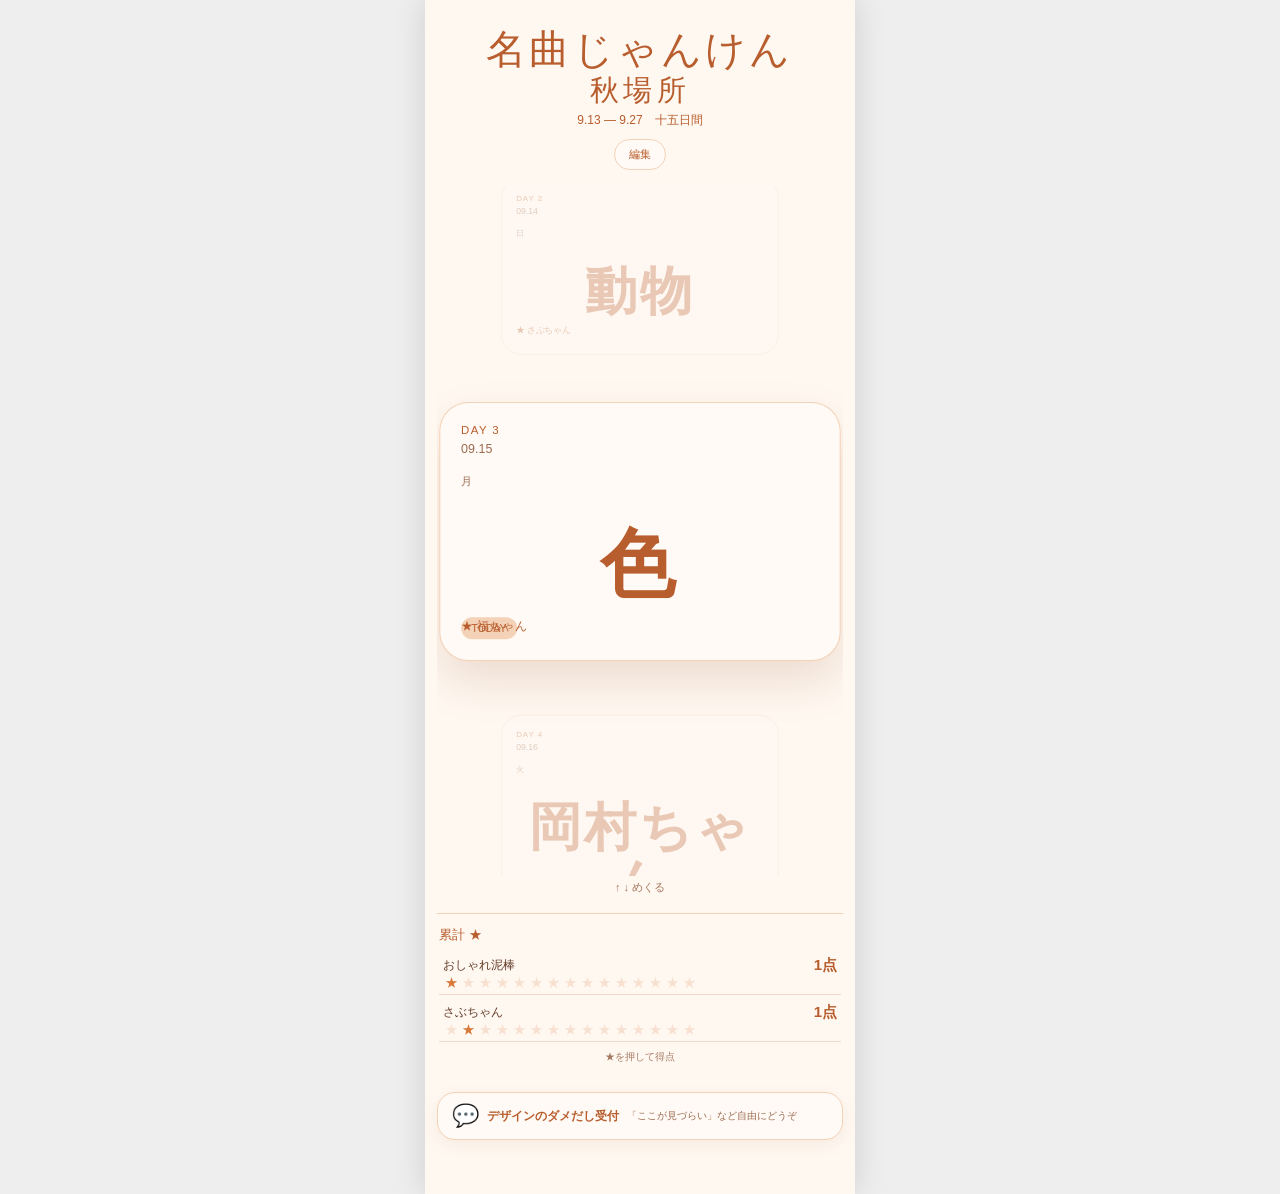
<file: index.html>
<!doctype html>
<html lang="ja">
<head>
<meta charset="utf-8"><meta name="viewport" content="width=device-width,initial-scale=1,viewport-fit=cover">
<meta name="theme-color" content="#d8793a"><link rel="manifest" href="./manifest.webmanifest"><link rel="stylesheet" href="./style.css">
<title>名曲じゃんけん 秋場所</title>
</head>
<body><div class="site">
<header><h1><span>名曲じゃんけん</span><span>秋場所</span></h1><p>9.13 — 9.27　十五日間</p><button id="editOpen" class="edit-open">編集</button></header>
<main class="wrap"><section><div class="belt" id="belt"></div><div class="hint">↑ ↓ めくる</div></section><section class="panel"><h2>累計 ★</h2><div class="score" id="score"></div><div class="hint">★を押して得点</div></section><button id="feedbackOpen" class="feedback-bubble" type="button"><span>💬</span><strong>デザインのダメだし受付</strong><small>「ここが見づらい」など自由にどうぞ</small></button></main>
<div class="editor" id="editor" hidden><div class="editor-box"><button id="editClose" class="close">×</button><h2>編集</h2><div id="login"><p>編集パスワード</p><input id="password" type="password" autocomplete="off" placeholder="pass"><button id="loginBtn">開く</button><p id="loginError" class="error"></p></div><div id="editForm" hidden><h3>十五日間</h3><div id="dayEdit"></div><h3>参加者</h3><div id="participantEdit"></div><div class="participant-add"><input id="newParticipantName" placeholder="参加者名"><input id="newParticipantJoined" type="date"><button id="addParticipant">＋ 参加者を登録</button></div><div id="participantError" class="error"></div><div class="editor-actions"><button id="saveLocal">保存</button><button id="exportDays">days.csv</button><button id="exportParticipants">participants.csv</button><button id="exportStars">stars.csv</button></div><p class="editor-note">保存はこの端末のブラウザに反映します。GitHub上のCSVを直接変更する機能ではありません。</p></div></div></div>
</div><script src="./app.js"></script></body></html>
</file>
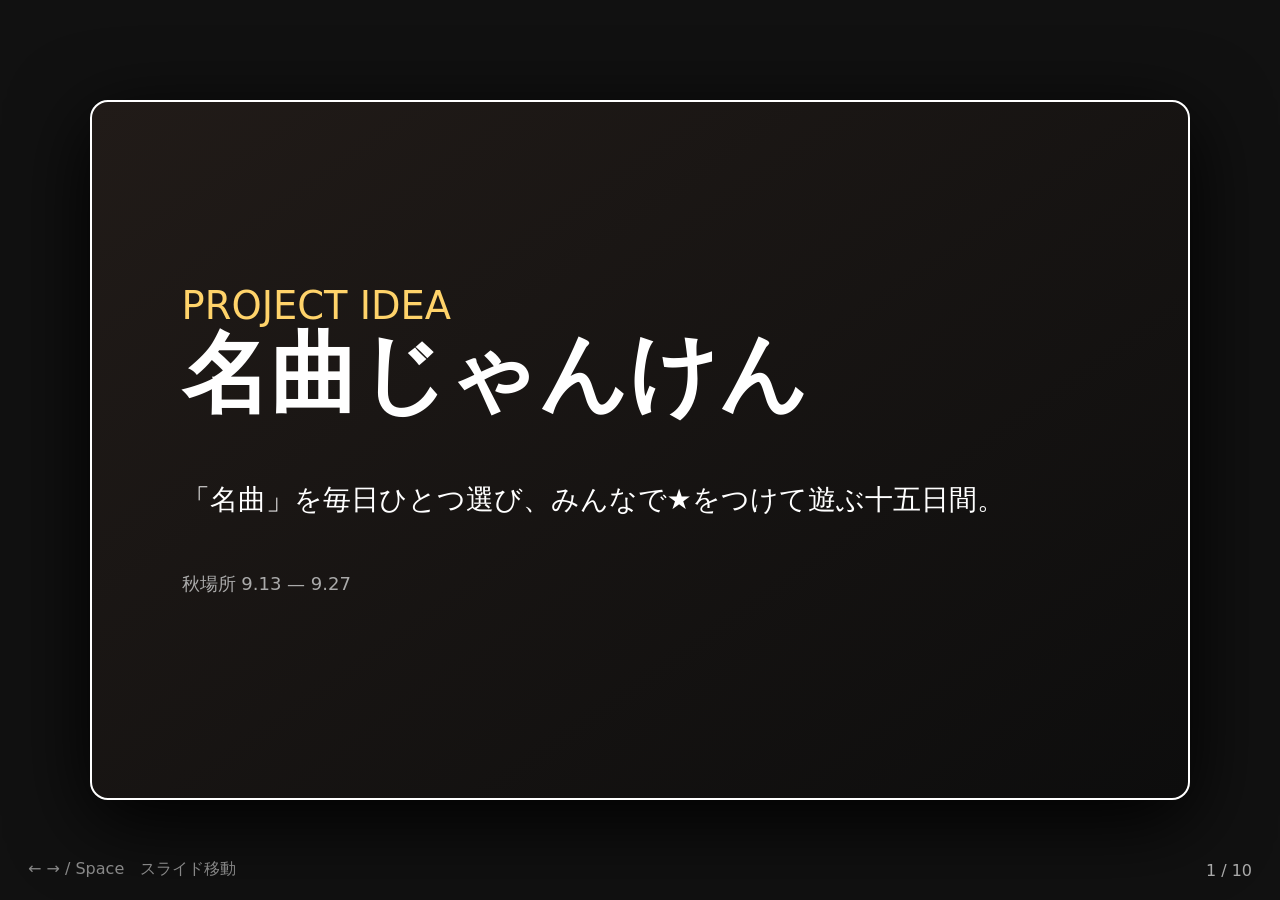
<file: presentation.html>
<!doctype html>
<html lang="ja">
<head>
<meta charset="utf-8">
<meta name="viewport" content="width=device-width,initial-scale=1">
<title>名曲じゃんけん — 企画プレゼン</title>
<style>
*{box-sizing:border-box}html,body{margin:0;height:100%;background:#111;color:#fff;font-family:system-ui,-apple-system,"Segoe UI",sans-serif}body{overflow:hidden}.deck{height:100%;display:flex;align-items:center;justify-content:center}.slide{display:none;width:min(1100px,92vw);min-height:min(700px,88vh);padding:7vh 7vw;border:2px solid #fff;border-radius:18px;background:linear-gradient(145deg,#211b18,#0d0d0d);box-shadow:0 20px 80px #000}.slide.active{display:flex;flex-direction:column;justify-content:center}h1{font-size:clamp(42px,7vw,88px);line-height:1.05;margin:0 0 28px}h2{font-size:clamp(30px,5vw,58px);margin:0 0 30px}p,li{font-size:clamp(19px,2.2vw,30px);line-height:1.65}.lead{font-size:clamp(24px,3vw,40px);color:#ffd36a}.grid{display:grid;grid-template-columns:repeat(3,1fr);gap:18px}.card{padding:24px;border:1px solid #777;border-radius:12px;background:#191919}.num{position:fixed;right:28px;bottom:20px;color:#aaa}.hint{position:fixed;left:28px;bottom:20px;color:#888}.accent{color:#ffd36a}.flow{display:flex;gap:12px;align-items:center;flex-wrap:wrap;font-size:clamp(20px,2.5vw,32px)}.box{border:2px solid #fff;padding:16px 20px;border-radius:10px;background:#151515}.arrow{color:#ffd36a}.small{font-size:18px;color:#aaa}.stars{font-size:48px;letter-spacing:8px}.mock{margin-top:20px;padding:20px;border:2px double #fff;border-radius:10px;background:#080808;font-family:monospace}.bar{height:12px;background:#444;border-radius:99px;overflow:hidden}.bar i{display:block;width:65%;height:100%;background:#ffd36a}@media(max-width:700px){.slide{padding:8vh 7vw}.grid{grid-template-columns:1fr}.hint{display:none}}
</style>
</head>
<body>
<div class="deck">
<section class="slide active"><div class="lead">PROJECT IDEA</div><h1>名曲じゃんけん</h1><p>「名曲」を毎日ひとつ選び、みんなで★をつけて遊ぶ十五日間。</p><p class="small">秋場所 9.13 — 9.27</p></section>
<section class="slide"><h2>何を作りたかったか</h2><p>ただの「曲の人気投票」ではなく、<strong class="accent">毎日ひとつ判断する小さなゲーム</strong>にする。</p><div class="flow"><span class="box">今日の曲</span><span class="arrow">→</span><span class="box">聴く</span><span class="arrow">→</span><span class="box">★を押す</span><span class="arrow">→</span><span class="box">累計</span></div></section>
<section class="slide"><h2>なぜ「じゃんけん」なのか</h2><p>勝ち負けを厳密に決めるためではなく、<strong>選ぶことをゲーム化する言葉</strong>として使う。</p><div class="grid"><div class="card"><b>曲</b><br>今日の一曲</div><div class="card"><b>人</b><br>参加者それぞれの一票</div><div class="card"><b>時間</b><br>十五日間の場所</div></div></section>
<section class="slide"><h2>ゲームの最小単位</h2><p>複雑なルールは入れない。</p><div class="mock"><div>DAY 05　今日の名曲</div><h2>🎵 TITLE</h2><div class="stars">☆ ☆ ☆</div><p>★を押して得点</p></div><p class="small">「聴く → ★」までを数秒で終えられることを重視。</p></section>
<section class="slide"><h2>十五日間にする</h2><p>一日で終わるランキングではなく、<strong class="accent">場所としてのイベント</strong>にする。</p><div class="flow"><span class="box">Day 1</span><span class="arrow">→</span><span class="box">Day 2</span><span class="arrow">→</span><span class="box">…</span><span class="arrow">→</span><span class="box">Day 15</span></div><p>毎日少しずつ参加できるので、「今日は何だろう」が生まれる。</p></section>
<section class="slide"><h2>データはシンプルに</h2><div class="grid"><div class="card"><b>days.csv</b><p class="small">日付・曲・場所など</p></div><div class="card"><b>participants.csv</b><p class="small">参加者</p></div><div class="card"><b>stars.csv</b><p class="small">誰がどの曲に★を付けたか</p></div></div><p>ゲーム画面とデータを分けることで、企画をあとから育てられる。</p></section>
<section class="slide"><h2>「完成」ではなく「参加」を設計</h2><p>画面には最初から<strong>「デザインのダメだし受付」</strong>を置く。</p><p class="lead">遊ぶ → 気づく → フィードバック → 直す</p><p>参加者をテスターではなく、ゲームづくりの一部にする。</p></section>
<section class="slide"><h2>ブラウザだけで運用できる</h2><p>編集画面から十五日間・参加者を管理し、ブラウザ側に保存。CSVとしても書き出せる。</p><p class="small">※現在の実装では、GitHub上のCSVを直接変更するのではなく、この端末のブラウザに反映する方式。</p></section>
<section class="slide"><h2>企画としてのポイント</h2><div class="grid"><div class="card"><b>小さい</b><p class="small">ルールを一画面に収める</p></div><div class="card"><b>続く</b><p class="small">十五日間という時間を持つ</p></div><div class="card"><b>育つ</b><p class="small">データとフィードバックが残る</p></div></div></section>
<section class="slide"><div class="lead">THE IDEA</div><h1>名曲を<br>「聴く」から<br>「遊ぶ」へ。</h1><p>小さなルールと十五日間の時間で、音楽をみんなの遊び場にする。</p></section>
</div>
<div class="num" id="num"></div><div class="hint">← → / Space　スライド移動</div>
<script>
const slides=[...document.querySelectorAll('.slide')];let i=0;const num=document.getElementById('num');
function show(n){i=Math.max(0,Math.min(slides.length-1,n));slides.forEach((s,k)=>s.classList.toggle('active',k===i));num.textContent=`${i+1} / ${slides.length}`;location.hash=i+1}
addEventListener('keydown',e=>{if(['ArrowRight',' ','PageDown'].includes(e.key)){e.preventDefault();show(i+1)}if(['ArrowLeft','PageUp'].includes(e.key)){e.preventDefault();show(i-1)}});
addEventListener('click',e=>{if(e.target.closest('a'))return;show(i+1)});
const h=parseInt(location.hash.slice(1),10);if(h)show(h-1);else show(0);
</script>
</body>
</html>
</file>
<file: style.css>
:root{--kaki:#d8793a;--kaki2:#b85d2d;--kaki3:#f4d2b7;--paper:#fff8f1;--ink:#633b28}*{box-sizing:border-box}html,body{margin:0;min-height:100%;color:var(--ink);font-family:ui-rounded,"Hiragino Maru Gothic ProN","Yu Gothic",sans-serif;background:#eee}body{min-height:100vh;background:#eee}.site{width:100%;max-width:430px;min-height:100vh;margin:0 auto;background:var(--paper);box-shadow:0 0 30px #0002;overflow:hidden}header{text-align:center;padding:28px 16px 8px}h1{margin:0;font-size:clamp(30px,8vw,40px);font-weight:400;letter-spacing:.08em;color:var(--kaki2);line-height:1.05}h1 span{display:block}h1 span+span{font-size:.72em;margin-top:5px;letter-spacing:.16em}header p{margin:7px 0 3px;color:var(--kaki2);font-size:12px}.edit-open,.editor button{border:1px solid var(--kaki3);border-radius:99px;background:#fffaf5;color:var(--kaki2);padding:7px 14px;cursor:pointer}.edit-open{margin-top:7px;font-size:11px}.wrap{width:100%;margin:auto;padding:8px 12px 50px}.belt{position:relative;display:flex;flex-direction:column;gap:18px;height:calc(100vh - 210px);min-height:430px;overflow-y:auto;overflow-x:hidden;scroll-snap-type:y mandatory;padding:calc(50% - 100px) 10px;scrollbar-width:none;overscroll-behavior-y:contain;touch-action:pan-y}.belt::-webkit-scrollbar{display:none}.day{position:relative;flex:0 0 245px;width:100%;scroll-snap-align:center;border:1px solid var(--kaki3);border-radius:28px;background:#fffaf5;padding:20px;transform:scale(.72);opacity:.3;transition:transform .35s cubic-bezier(.2,.8,.2,1),opacity .35s,box-shadow .35s;transform-origin:center;cursor:grab;user-select:none;-webkit-user-select:none}.dragging .day{cursor:grabbing}.day.active{transform:scale(1.04);opacity:1;box-shadow:0 20px 42px #8b4a2828;z-index:3}.day.near{transform:scale(.86);opacity:.62}.day.left,.day.right{transform:scale(.72);opacity:.32}.daynum{font-size:11px;color:var(--kaki2);letter-spacing:.12em}.num{font-size:12px;color:#9c6a50;margin-top:5px}.date{font-size:30px;margin:5px 0;color:var(--kaki2)}.date-weekday{font-size:11px;font-weight:400;letter-spacing:.05em;color:#9c6a50;vertical-align:middle}.theme{font-size:clamp(44px,14vw,72px);font-weight:800;line-height:1.05;letter-spacing:.06em;margin-top:28px;color:var(--kaki2);text-align:center;overflow-wrap:anywhere}.winner{position:absolute;bottom:24px;color:var(--kaki2);font-size:12px}.badge{display:inline-block;margin-top:12px;padding:5px 10px;border-radius:99px;background:var(--kaki3);color:var(--kaki2);font-size:10px}.hint{text-align:center;font-size:11px;color:#a57961;margin-top:4px}.panel{margin:18px 0 0;border-top:1px solid var(--kaki3);padding:12px 2px}.panel h2{font-size:13px;font-weight:500;margin:0 0 7px;color:var(--kaki2)}.score{display:flex;flex-direction:column;gap:3px}.person{display:grid;grid-template-columns:1fr auto;align-items:center;border-bottom:1px solid #efd9ca;padding:5px 4px;background:transparent}.top{display:contents}.name{font-size:12px}.total{font-size:15px;color:var(--kaki2)}.stars{grid-column:1 / -1;display:flex;gap:0;margin-top:1px}.star{border:0;background:none;color:var(--kaki);font-size:13px;line-height:1;padding:0 2px;cursor:pointer;opacity:.18}.star.on{opacity:1}.panel>.hint{margin-top:8px;font-size:10px}.feedback-bubble{display:flex;align-items:center;gap:8px;width:100%;margin:16px 0 4px;padding:12px 14px;border:1px solid var(--kaki3);border-radius:18px;background:#fffaf5;color:var(--kaki2);box-shadow:0 5px 16px #8b4a2814;cursor:pointer;text-align:left}.feedback-bubble span{font-size:22px;line-height:1}.feedback-bubble strong{font-size:12px;white-space:nowrap}.feedback-bubble small{font-size:10px;color:#9c6a50;overflow:hidden;text-overflow:ellipsis;white-space:nowrap}.editor{position:fixed;inset:0;z-index:20;background:#633b2866;display:flex;align-items:flex-start;justify-content:center;padding:20px 10px;overflow:auto}.editor[hidden]{display:none}.editor-box{position:relative;width:min(430px,100%);max-height:calc(100vh - 40px);overflow:auto;border-radius:24px;background:var(--paper);padding:24px 14px 30px;box-shadow:0 20px 60px #633b2844}.editor-box h2{margin:0 0 16px;color:var(--kaki2)}.editor-box h3{font-size:14px;color:var(--kaki2);border-bottom:1px solid var(--kaki3);padding-bottom:5px}.close{position:absolute;right:14px;top:12px;font-size:20px!important;padding:2px 10px!important}.edit-row{display:grid;grid-template-columns:42px 125px 1fr 1fr;gap:5px;margin:5px 0}.edit-row input{min-width:0;border:1px solid var(--kaki3);border-radius:8px;padding:7px;background:#fffaf5;color:var(--ink)}.edit-row .small{font-size:11px;padding-top:8px}.participant-row{display:grid;grid-template-columns:35px 1fr 135px;gap:5px;margin:5px 0}.participant-row input,.participant-add input{min-width:0;border:1px solid var(--kaki3);border-radius:8px;padding:7px;background:#fffaf5;color:var(--ink)}.participant-add{display:grid;grid-template-columns:1fr 135px auto;gap:5px;margin:10px 0 4px}.participant-add button{white-space:nowrap}.participant-add input[type=date]{font-size:12px}.editor-actions{display:flex;flex-wrap:wrap;gap:6px;margin-top:18px}.editor-note{font-size:10px;color:#9c6a50;line-height:1.6}.error{color:var(--kaki2);font-size:11px}@media(max-width:430px){body{background:var(--paper)}.site{box-shadow:none}.participant-add{grid-template-columns:1fr 1fr}.participant-add button{grid-column:1 / -1}.feedback-bubble{flex-wrap:wrap}.feedback-bubble small{width:100%;padding-left:30px}}
</file>
